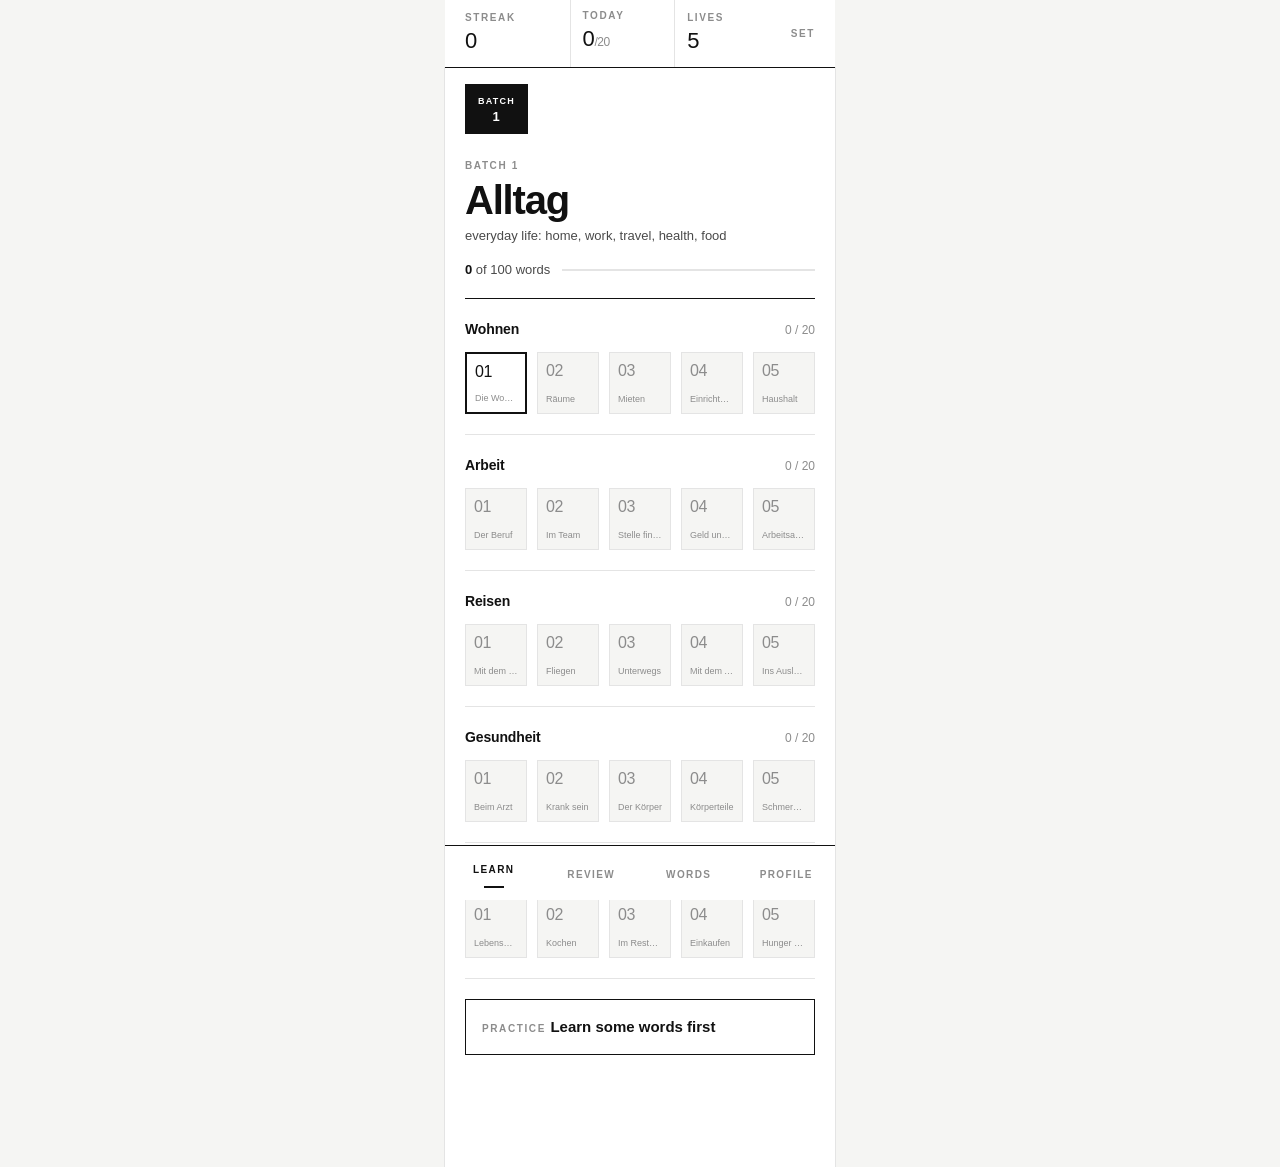
<file: index.html>
<!doctype html>
<html lang="en">
<head>
  <meta charset="utf-8">
  <meta name="viewport" content="width=device-width, initial-scale=1, viewport-fit=cover, maximum-scale=1">
  <meta name="theme-color" content="#111111">
  <meta name="apple-mobile-web-app-capable" content="yes">
  <meta name="mobile-web-app-capable" content="yes">
  <meta name="apple-mobile-web-app-title" content="Deutsch B1">
  <title>Deutsch B1 · Vokabeln</title>
  <link rel="manifest" href="manifest.webmanifest">
  <link rel="icon" href="icon.svg" type="image/svg+xml">
  <link rel="apple-touch-icon" href="icon.svg">
  <link rel="stylesheet" href="styles.css?v=swiss2c">
</head>
<body data-view="home">

  <!-- ============ TOP HUD (home + words views) ============ -->
  <header id="hud" class="hud">
    <div class="hud-inner">
      <button id="hudStreak" class="hud-chip" type="button" title="Day streak">
        <span class="hud-k">Streak</span><span class="hud-v" id="streakCount">0</span>
      </button>
      <button id="hudGoal" class="hud-chip goal" type="button" title="Daily goal">
        <span class="hud-k">Today</span><span class="hud-v" id="goalText">0/20</span>
      </button>
      <button id="hudHearts" class="hud-chip" type="button" title="Lives">
        <span class="hud-k">Lives</span><span class="hud-v" id="heartCount">5</span>
      </button>
      <button id="openSettings" class="hud-icon" type="button" aria-label="Settings">Set</button>
    </div>
  </header>

  <!-- ============ HOME / LEARNING PATH ============ -->
  <main id="home" class="screen" aria-label="Learning path">
    <nav id="chapterTabs" class="chapter-tabs" aria-label="Chapters"></nav>
    <section class="chapter-hero" id="chapterHero">
      <p class="eyebrow">Batch <span id="heroNumber">1</span></p>
      <h1 id="heroTitle">Alltag</h1>
      <p id="heroSummary" class="hero-summary"></p>
      <div class="hero-meter">
        <div class="n"><b id="heroLearned">0</b> of <span id="heroTotal">0</span> words</div>
        <div class="track"><i id="heroTrack" style="width:0"></i></div>
      </div>
    </section>
    <div id="path" class="path" role="list"></div>
  </main>

  <!-- ============ SESSION RUNNER ============ -->
  <section id="session" class="screen session" aria-label="Exercise" hidden>
    <div class="session-top">
      <button id="quitSession" class="quit" type="button" aria-label="Quit session">Quit</button>
      <div class="sbar" role="progressbar" aria-label="Session progress"><span id="sbarFill"></span></div>
      <div id="sessionHearts" class="session-hearts" aria-label="Lives left">
        <strong>5</strong>
      </div>
    </div>
    <div class="session-body">
      <div id="stage" class="stage" aria-live="polite"></div>
    </div>
    <div id="feedbackSheet" class="feedback-sheet" aria-live="assertive" aria-hidden="true" hidden></div>
    <div class="session-foot">
      <button id="primaryBtn" class="btn-primary" type="button">Check</button>
    </div>
  </section>

  <!-- ============ WORDS / BANK ============ -->
  <main id="bank" class="screen" aria-label="Vocabulary list" hidden>
    <div class="bank-top">
      <h1 class="bank-title">Wörterbuch</h1>
      <p id="bankMeta" class="bank-meta"></p>
      <input id="searchInput" class="search" type="search" placeholder="Search German or English" aria-label="Search vocabulary">
      <div id="bankChips" class="bank-chips"></div>
    </div>
    <div id="wordList" class="word-list"></div>
  </main>

  <!-- ============ BOTTOM NAV ============ -->
  <nav id="bottomNav" class="bottom-nav" aria-label="Main navigation">
    <button class="nav-btn active" data-nav="home" type="button">Learn</button>
    <button class="nav-btn" data-nav="practice" type="button">Review</button>
    <button class="nav-btn" data-nav="bank" type="button">Words</button>
    <button class="nav-btn" data-nav="settings" type="button">Profile</button>
  </nav>

  <!-- ============ SETTINGS MODAL ============ -->
  <div id="settingsModal" class="modal" hidden>
    <div class="modal-scrim" data-close-settings></div>
    <div class="modal-card" role="dialog" aria-modal="true" aria-label="Settings">
      <div class="modal-head">
        <h2>Profile and Settings</h2>
        <button class="modal-x" type="button" data-close-settings aria-label="Close">Close</button>
      </div>

      <div class="stat-grid" id="profileStats"></div>

      <div class="setting-block">
        <h3>Daily goal</h3>
        <div id="goalOptions" class="pill-row"></div>
      </div>

      <div class="setting-block">
        <h3>Sound and speech</h3>
        <label class="switch-row">
          <span>Sound effects</span>
          <input id="soundToggle" type="checkbox" checked>
        </label>
        <label class="switch-row">
          <span>Auto-play new words</span>
          <input id="autoSpeak" type="checkbox" checked>
        </label>
        <label class="field">
          <span>Pronunciation speed</span>
          <select id="speechRate">
            <option value="0.7">Slow</option>
            <option value="0.85" selected>Normal</option>
            <option value="1">Fast</option>
          </select>
        </label>
        <label class="field">
          <span>German voice</span>
          <select id="voiceSelect"><option value="">Best available</option></select>
        </label>
        <p id="voiceStatus" class="voice-status"></p>
      </div>

      <div class="setting-block">
        <h3>Session</h3>
        <label class="switch-row">
          <span>Hearts mode <em>(lose the round at 0)</em></span>
          <input id="heartsToggle" type="checkbox" checked>
        </label>
      </div>

      <button id="resetProgress" class="btn-danger" type="button">Reset all progress</button>
      <p class="app-credit">Deutsch B1 · Goethe B1 Wortschatz · offline word trainer</p>
    </div>
  </div>

  <canvas id="confetti" class="confetti" aria-hidden="true"></canvas>

  <script src="app.js?v=swiss2c"></script>
  <script>
    if ("serviceWorker" in navigator) {
      window.addEventListener("load", () => navigator.serviceWorker.register("./sw.js").catch(() => {}));
    }
  </script>
</body>
</html>
</file>
<file: styles.css>
/* ============================================================
   Deutsch B1 Vokabeln
   Swiss system. Everything derives from a 4px base unit and a
   10 column grid of 26px columns with 10px gutters inside a
   20px margin, which totals a 350px measure at 390px width.
   A lesson holds 5 sub-lessons, so a cell spans exactly 2 columns.
   Nothing is placed by eye.
   ============================================================ */
:root{
  color-scheme: light;

  --u:4px;
  --margin:20px;
  --col:26px;
  --gut:10px;
  --wrap:390px;

  --ink:#111111;
  --ink-2:#4A4A4A;
  --muted:#8C8C8C;
  --hair:#E4E4E4;
  --hair-2:#C6C6C6;
  --paper:#FFFFFF;
  --wash:#F5F5F3;

  /* colour carries grammatical gender, nothing else */
  --der:#1B4B8F;
  --die:#B3122A;
  --das:#2B2B2B;

  --ok:#126B3F;
  --no:#B3122A;

  /* pendulum: a pivot above, so every swing pairs rotation with travel */
  --swing:cubic-bezier(.22,.98,.30,1.06);
  --swing-soft:cubic-bezier(.25,.9,.28,1.02);
  --t-fast:260ms;
  --t-base:420ms;
  --t-slow:620ms;

  --nav-h:56px;

  font-family:"Helvetica Neue",Helvetica,Arial,system-ui,sans-serif;
}

*{box-sizing:border-box;-webkit-tap-highlight-color:transparent}
/* class based display rules must never defeat the hidden attribute */
[hidden]{display:none !important}
html,body{min-height:100%}
@supports (height:100dvh){ html,body{min-height:100dvh} }
body{
  margin:0;
  color:var(--ink);
  background:var(--wash);
  font-variant-numeric:tabular-nums;
  font-feature-settings:"tnum" 1,"kern" 1;
  -webkit-font-smoothing:antialiased;
  line-height:1.4;
  overscroll-behavior-y:none;
}
button,input,select{font:inherit;color:inherit}
h1,h2,h3,p{margin:0}

/* ============================================================
   Shell
   ============================================================ */
.screen{
  max-width:var(--wrap);
  margin:0 auto;
  padding:0 var(--margin);
  background:var(--paper);
  min-height:100vh;
}
@supports (min-height:100dvh){ .screen{min-height:100dvh} }
#home,#bank{padding-bottom:calc(var(--nav-h) + var(--u)*10 + env(safe-area-inset-bottom,0px))}

/* ============================================================
   HUD, three equal columns of figures
   ============================================================ */
.hud{
  position:sticky;top:0;z-index:20;
  background:var(--paper);
  max-width:var(--wrap);margin:0 auto;
  border-bottom:1px solid var(--ink);
}
.hud-inner{
  display:grid;grid-template-columns:1fr 1fr 1fr auto;
  padding:0 var(--margin);
}
.hud-chip{
  border:0;background:none;padding:calc(var(--u)*2) 0 calc(var(--u)*3);
  text-align:left;cursor:pointer;display:block;
}
.hud-chip + .hud-chip{border-left:1px solid var(--hair);padding-left:calc(var(--u)*3)}
.hud-k{display:block;font-size:10px;line-height:16px;letter-spacing:.16em;text-transform:uppercase;color:var(--muted);font-weight:600}
.hud-v{display:block;font-size:22px;line-height:26px;font-weight:500;letter-spacing:-.02em;margin-top:2px}
.hud-v small{font-size:12px;color:var(--muted);font-weight:400}
.hud-icon{
  border:0;background:none;cursor:pointer;padding:0 0 0 calc(var(--u)*3);
  font-size:10px;letter-spacing:.16em;text-transform:uppercase;font-weight:600;color:var(--muted);
  align-self:center;
}
.hud-icon:hover{color:var(--ink)}

/* ============================================================
   Chapter tabs
   ============================================================ */
.chapter-tabs{
  display:flex;gap:calc(var(--u)*2);overflow-x:auto;
  padding:calc(var(--u)*4) 0 0;scrollbar-width:none;
}
.chapter-tabs::-webkit-scrollbar{display:none}
.chapter-tab{
  flex:0 0 auto;border:1px solid var(--hair-2);background:var(--paper);
  padding:calc(var(--u)*2) calc(var(--u)*3);cursor:pointer;
  font-size:11px;line-height:16px;letter-spacing:.1em;text-transform:uppercase;font-weight:600;color:var(--muted);
  transition:transform var(--t-fast) var(--swing);
}
.chapter-tab:active{transform:scale(.96)}
.chapter-tab.active{background:var(--ink);border-color:var(--ink);color:var(--paper)}
.chapter-tab small{display:block;font-size:9px;letter-spacing:.14em}
.chapter-tab b{font-size:13px;font-weight:600}

/* ============================================================
   Chapter head
   ============================================================ */
.chapter-hero{padding:calc(var(--u)*6) 0 calc(var(--u)*5);border-bottom:1px solid var(--ink)}
.hero-crest{display:none}
.eyebrow{font-size:10px;line-height:16px;letter-spacing:.16em;text-transform:uppercase;color:var(--muted);font-weight:600}
.chapter-hero h1{font-size:40px;line-height:44px;font-weight:600;letter-spacing:-.03em;margin-top:calc(var(--u)*1)}
.hero-summary{font-size:13px;line-height:20px;color:var(--ink-2);margin-top:calc(var(--u)*1)}
.hero-crowns{display:none}
.hero-meter{display:grid;grid-template-columns:auto 1fr;gap:calc(var(--u)*3);align-items:center;margin-top:calc(var(--u)*4)}
.hero-meter .n{font-size:13px;line-height:16px;color:var(--ink-2)}
.hero-meter .n b{font-weight:600;color:var(--ink)}
.hero-meter .track{height:2px;background:var(--hair)}
.hero-meter .track i{display:block;height:2px;background:var(--ink);transition:width var(--t-base) var(--swing-soft)}

/* ============================================================
   Lesson index. Replaces the winding path.
   ============================================================ */
.path{padding-bottom:calc(var(--u)*4)}
.lesson-head{
  display:grid;grid-template-columns:1fr auto;align-items:baseline;
  padding:calc(var(--u)*5) 0 calc(var(--u)*3);
}
.lesson-head .lh-title{font-size:14px;line-height:20px;font-weight:600;letter-spacing:-.01em}
.lesson-head .lh-count{font-size:12px;line-height:20px;color:var(--muted)}
.lesson-group{
  display:grid;
  grid-template-columns:repeat(5,calc(var(--col)*2 + var(--gut)));
  gap:var(--gut);
  padding-bottom:calc(var(--u)*5);border-bottom:1px solid var(--hair);
}
.node{
  aspect-ratio:1;border:1px solid var(--hair-2);background:var(--paper);
  display:grid;grid-template-rows:1fr auto;padding:calc(var(--u)*2);
  cursor:pointer;text-align:left;
  transition:transform var(--t-fast) var(--swing);
}
.node:active{transform:scale(.94)}
.node .node-n{font-size:16px;line-height:20px;font-weight:500;letter-spacing:-.02em}
.node .node-t{font-size:9px;line-height:12px;color:var(--muted);overflow:hidden;text-overflow:ellipsis;white-space:nowrap}
.node.done{background:var(--ink);border-color:var(--ink)}
.node.done .node-n,.node.done .node-t{color:var(--paper)}
.node.current{border:2px solid var(--ink)}
.node.locked{background:var(--wash);border-color:var(--hair)}
.node.locked .node-n{color:var(--muted)}
.review-row{padding:calc(var(--u)*5) 0 0}
.review-node{
  width:100%;border:1px solid var(--ink);background:var(--paper);
  display:block;padding:calc(var(--u)*4);cursor:pointer;text-align:left;
  transition:transform var(--t-fast) var(--swing);
}
.review-node:active{transform:scale(.98)}
.review-node .rn-k{font-size:10px;line-height:16px;letter-spacing:.16em;text-transform:uppercase;color:var(--muted);font-weight:600}
.review-node .rn-t{font-size:15px;line-height:20px;font-weight:600;margin-top:2px}

/* ============================================================
   Session
   ============================================================ */
.session{display:flex;flex-direction:column;min-height:100vh;padding:0}
@supports (min-height:100dvh){ .session{min-height:100dvh} }
.session-top{
  display:grid;grid-template-columns:auto 1fr auto;gap:calc(var(--u)*3);align-items:center;
  padding:calc(var(--u)*3) var(--margin);border-bottom:1px solid var(--hair);
}
.quit{
  border:0;background:none;cursor:pointer;padding:0;
  font-size:10px;letter-spacing:.16em;text-transform:uppercase;font-weight:600;color:var(--muted);
}
.quit:hover{color:var(--ink)}
.sbar{height:2px;background:var(--hair)}
.sbar span{display:block;height:2px;background:var(--ink);width:0;transition:width var(--t-base) var(--swing-soft)}
.session-hearts{font-size:11px;line-height:16px;letter-spacing:.1em;text-transform:uppercase;font-weight:600;color:var(--muted)}
.session-hearts strong{color:var(--ink)}
.session-body{flex:1;padding:0 var(--margin)}
.session-foot{padding:calc(var(--u)*4) var(--margin) calc(var(--u)*6)}

/* the stage swings, pivot far above so rotation stays subtle */
.stage{transform-origin:50% -320px;will-change:transform,opacity}

/* ---- teach ---- */
.teach{padding-top:calc(var(--u)*6)}
.teach-badge{
  display:inline-block;font-size:10px;line-height:16px;letter-spacing:.16em;text-transform:uppercase;
  font-weight:600;color:var(--paper);background:var(--das);padding:0 calc(var(--u)*2);
}
.teach-badge.g-der{background:var(--der)}
.teach-badge.g-die{background:var(--die)}
.teach-badge.g-das{background:var(--das)}
.teach-term{font-size:36px;line-height:40px;font-weight:600;letter-spacing:-.03em;margin-top:calc(var(--u)*4)}
.teach-term .art{color:var(--muted);font-weight:400}
.teach-trans{font-size:16px;line-height:24px;margin-top:calc(var(--u)*1)}
.teach-form{font-size:12px;line-height:16px;color:var(--muted);margin-top:calc(var(--u)*1);padding-bottom:calc(var(--u)*4);border-bottom:1px solid var(--hair)}
.teach-speak{
  border:1px solid var(--ink);background:var(--paper);width:100%;cursor:pointer;
  padding:calc(var(--u)*3);margin-top:calc(var(--u)*4);
  font-size:11px;line-height:16px;letter-spacing:.14em;text-transform:uppercase;font-weight:600;
  transition:transform var(--t-fast) var(--swing);
}
.teach-speak:active{transform:scale(.97)}
.teach-examples + .teach-speak{margin-top:calc(var(--u)*4)}
.teach-examples{padding-top:calc(var(--u)*4)}
.ex-card{padding:calc(var(--u)*3) 0;border-bottom:1px solid var(--hair);cursor:pointer}
.ex-card:last-child{border-bottom:0}
.ex-de{font-size:15px;line-height:22px}
.ex-en{font-size:13px;line-height:20px;color:var(--ink-2);margin-top:2px}
.ex-play{display:none}

/* ---- question ---- */
.q-title{font-size:10px;line-height:16px;letter-spacing:.16em;text-transform:uppercase;color:var(--muted);font-weight:600;padding-top:calc(var(--u)*5)}
.q-sub{font-size:12px;line-height:16px;color:var(--muted);margin-top:2px}
.prompt-bubble,.prompt-box{
  font-size:28px;line-height:32px;font-weight:600;letter-spacing:-.025em;
  padding:calc(var(--u)*3) 0 calc(var(--u)*5);border-bottom:1px solid var(--ink);
}
.prompt-bubble .art{color:var(--muted);font-weight:400}
.prompt-cloze{font-size:20px;line-height:30px;font-weight:400;letter-spacing:0;border-bottom:0;padding-bottom:calc(var(--u)*4)}
.prompt-cloze .gap{display:inline-block;width:80px;border-bottom:2px solid var(--ink);vertical-align:-2px}
.prompt-box{display:grid;grid-template-columns:1fr auto;gap:calc(var(--u)*3);align-items:end}
.prompt-hint{font-size:12px;line-height:16px;color:var(--muted);font-weight:400;letter-spacing:0}
.prompt-speaker{
  border:1px solid var(--ink);background:var(--paper);cursor:pointer;
  padding:calc(var(--u)*2) calc(var(--u)*3);align-self:center;
  font-size:10px;line-height:16px;letter-spacing:.14em;text-transform:uppercase;font-weight:600;
}
.prompt-speaker.big{padding:calc(var(--u)*3) calc(var(--u)*4)}

.option{
  display:grid;grid-template-columns:calc(var(--u)*5) 1fr;gap:calc(var(--u)*3);align-items:baseline;
  width:100%;text-align:left;padding:calc(var(--u)*4) 0;
  border:0;border-bottom:1px solid var(--hair);background:none;cursor:pointer;
  font-size:15px;line-height:20px;
  transition:background var(--t-fast) linear,transform var(--t-fast) var(--swing);
}
.option .kbd{font-size:11px;line-height:20px;color:var(--muted)}
.option.selected{background:var(--wash)}
.option:active{transform:translateX(2px)}
.option.correct{color:var(--ok);font-weight:600}
.option.wrong{color:var(--no);text-decoration:line-through;text-decoration-thickness:1px}
.option[disabled]{cursor:default}
.option .g-der{color:var(--der);font-weight:600}
.option .g-die{color:var(--die);font-weight:600}
.option .g-das{color:var(--das);font-weight:600}

/* Sentence building. Tiles sit on the 4px rhythm and keep the hairline language. */
.build-line{
  display:flex;flex-wrap:wrap;gap:calc(var(--u)*2);
  min-height:calc(var(--u)*12);padding:calc(var(--u)*3) 0;
  border-bottom:1px solid var(--ink);margin-bottom:calc(var(--u)*5);
}
.build-line.correct{border-bottom-color:var(--ok)}
.build-line.wrong{border-bottom-color:var(--no)}
.tile-bank{display:flex;flex-wrap:wrap;gap:calc(var(--u)*2)}
.tile{
  padding:calc(var(--u)*2) calc(var(--u)*3);
  border:1px solid var(--hair);background:var(--paper);color:var(--ink);
  font-size:15px;line-height:20px;cursor:pointer;
  transition:transform var(--t-fast) var(--swing),border-color var(--t-fast) linear;
}
.tile:active{transform:translateY(1px)}
.tile.placed{border-color:var(--ink)}
.tile[hidden]{display:none}
.tile[disabled]{cursor:default;color:var(--muted)}

/* Match the pairs. Two columns on the same grid as the lesson circles. */
.match-grid{display:grid;grid-template-columns:1fr 1fr;gap:calc(var(--u)*3)}
.match-col{display:flex;flex-direction:column;gap:calc(var(--u)*2)}
.match-cell{
  padding:calc(var(--u)*3);min-height:calc(var(--u)*12);
  border:1px solid var(--hair);background:var(--paper);color:var(--ink);
  font-size:14px;line-height:18px;text-align:left;cursor:pointer;
  transition:background var(--t-fast) linear,border-color var(--t-fast) linear,opacity var(--t-fast) linear;
}
.match-cell.selected{background:var(--wash);border-color:var(--ink)}
.match-cell.wrong{border-color:var(--no);color:var(--no)}
.match-cell.done{opacity:.35;border-style:dashed;cursor:default}

/* Skip, for the listening exercises that depend on the device voice. */
.skip-btn{
  margin-top:calc(var(--u)*5);padding:calc(var(--u)*2) 0;
  border:0;background:none;color:var(--muted);cursor:pointer;
  font-size:13px;line-height:16px;text-decoration:underline;text-underline-offset:3px;
}
.skip-btn:hover{color:var(--ink)}

.answer-input{
  width:100%;padding:calc(var(--u)*3) 0;background:none;
  border:0;border-bottom:1px solid var(--hair-2);
  font-size:17px;line-height:24px;
}
.answer-input:focus{outline:0;border-bottom-color:var(--ink)}
.answer-input.correct{border-bottom-color:var(--ok);color:var(--ok)}
.answer-input.wrong{border-bottom-color:var(--no);color:var(--no)}
.input-hint{font-size:12px;line-height:16px;color:var(--muted);margin-top:calc(var(--u)*1)}

/* ---- primary button ---- */
.btn-primary{
  display:block;width:100%;border:0;background:var(--ink);color:var(--paper);cursor:pointer;
  padding:calc(var(--u)*4);
  font-size:12px;line-height:16px;letter-spacing:.14em;text-transform:uppercase;font-weight:600;
  transition:transform var(--t-fast) var(--swing),opacity var(--t-fast) linear;
}
.btn-primary:active{transform:scale(.97)}
.btn-primary[disabled]{opacity:.28;cursor:default}
.btn-primary.go-correct{background:var(--ok)}
.btn-primary.go-wrong{background:var(--no)}
.btn-danger{
  display:block;width:100%;border:1px solid var(--no);background:var(--paper);color:var(--no);cursor:pointer;
  padding:calc(var(--u)*3);margin-top:calc(var(--u)*6);
  font-size:11px;line-height:16px;letter-spacing:.14em;text-transform:uppercase;font-weight:600;
}

/* ---- feedback sheet, a short pendulum so it visibly settles ---- */
/* in normal flow, it already sits between the body and the footer,
   so it can never cover the primary button */
.feedback-sheet{
  background:var(--paper);border-top:3px solid var(--hair);
  padding:calc(var(--u)*4) var(--margin) calc(var(--u)*4);
  transform-origin:50% 260px;
}
.feedback-sheet.correct{border-top-color:var(--ok)}
.feedback-sheet.wrong{border-top-color:var(--no)}
.feedback-sheet.show{animation:sheetIn var(--t-slow) var(--swing-soft) both}
.fb-head{font-size:10px;line-height:16px;letter-spacing:.16em;text-transform:uppercase;font-weight:600;color:var(--muted)}
.feedback-sheet.correct .fb-head{color:var(--ok)}
.feedback-sheet.wrong .fb-head{color:var(--no)}
.fb-mark{display:none}
.fb-body{font-size:18px;line-height:24px;font-weight:600;letter-spacing:-.02em;margin-top:calc(var(--u)*1)}
.fb-ex{font-size:13px;line-height:20px;color:var(--ink-2);margin-top:calc(var(--u)*1)}
.fb-ex .en{color:var(--muted)}
.fb-speak{
  border:1px solid var(--hair-2);background:var(--paper);cursor:pointer;
  padding:calc(var(--u)*2) calc(var(--u)*3);margin-top:calc(var(--u)*3);
  font-size:10px;line-height:16px;letter-spacing:.14em;text-transform:uppercase;font-weight:600;color:var(--ink-2);
}

/* ---- results ---- */
.result{padding-top:calc(var(--u)*10)}
.result-emoji{display:none}
.result-kicker{font-size:10px;line-height:16px;letter-spacing:.16em;text-transform:uppercase;color:var(--muted);font-weight:600}
.result h2{font-size:40px;line-height:44px;font-weight:600;letter-spacing:-.03em;margin-top:calc(var(--u)*2)}
.result-sub{font-size:13px;line-height:20px;color:var(--ink-2);margin-top:calc(var(--u)*1)}
.crown-pop{font-size:12px;line-height:16px;letter-spacing:.1em;text-transform:uppercase;font-weight:600;margin-top:calc(var(--u)*4)}
.result-stats{
  display:grid;grid-template-columns:repeat(3,1fr);
  border-top:1px solid var(--ink);margin-top:calc(var(--u)*6);
}
.result-stat{padding:calc(var(--u)*3) 0}
.result-stat + .result-stat{border-left:1px solid var(--hair);padding-left:calc(var(--u)*3)}
.rs-label{font-size:10px;line-height:16px;letter-spacing:.16em;text-transform:uppercase;color:var(--muted);font-weight:600}
.rs-value{font-size:20px;line-height:24px;font-weight:500;letter-spacing:-.02em;margin-top:2px}

/* ============================================================
   Word bank
   ============================================================ */
.bank-top{padding:calc(var(--u)*6) 0 0}
.bank-title{font-size:40px;line-height:44px;font-weight:600;letter-spacing:-.03em}
.bank-meta{font-size:12px;line-height:20px;color:var(--muted);margin-top:2px}
.search{
  width:100%;margin-top:calc(var(--u)*4);padding:calc(var(--u)*3) 0;background:none;
  border:0;border-bottom:1px solid var(--ink);font-size:16px;line-height:24px;
}
.search:focus{outline:0}
.bank-chips{display:flex;gap:calc(var(--u)*2);overflow-x:auto;padding:calc(var(--u)*4) 0;scrollbar-width:none}
.bank-chips::-webkit-scrollbar{display:none}
.filter-chip{
  flex:0 0 auto;border:1px solid var(--hair-2);background:var(--paper);cursor:pointer;
  padding:calc(var(--u)*2) calc(var(--u)*3);
  font-size:10px;line-height:16px;letter-spacing:.14em;text-transform:uppercase;font-weight:600;color:var(--muted);
}
.filter-chip.active{background:var(--ink);border-color:var(--ink);color:var(--paper)}
.word-list{padding-bottom:calc(var(--u)*4)}
.word-item{
  display:grid;grid-template-columns:calc(var(--u)*9) 1fr auto;gap:calc(var(--u)*3);align-items:baseline;
  padding:calc(var(--u)*3) 0;border-bottom:1px solid var(--hair);
}
.word-crowns{font-size:10px;line-height:20px;letter-spacing:.12em;text-transform:uppercase;font-weight:600;color:var(--muted)}
.word-crowns.g-der{color:var(--der)}
.word-crowns.g-die{color:var(--die)}
.word-crowns.g-das{color:var(--das)}
.word-main h3{font-size:15px;line-height:20px;font-weight:500;letter-spacing:-.01em}
.w-meta{display:none}
.w-trans{font-size:12px;line-height:16px;color:var(--ink-2);margin-top:2px}
.w-ex{font-size:12px;line-height:16px;color:var(--muted);margin-top:2px}
.w-ex .en{display:none}
.word-item .speak{
  border:0;background:none;cursor:pointer;padding:0;
  font-size:10px;line-height:20px;letter-spacing:.14em;text-transform:uppercase;font-weight:600;color:var(--muted);
}
.word-item .speak:hover{color:var(--ink)}

/* ============================================================
   Bottom navigation
   ============================================================ */
.bottom-nav{
  position:fixed;left:0;right:0;bottom:0;z-index:20;
  max-width:var(--wrap);margin:0 auto;
  display:grid;grid-template-columns:repeat(4,1fr);
  background:var(--paper);border-top:1px solid var(--ink);
  padding-bottom:env(safe-area-inset-bottom,0px);
}
.nav-btn{
  border:0;background:none;cursor:pointer;padding:calc(var(--u)*4) 0 calc(var(--u)*3);
  font-size:10px;line-height:16px;letter-spacing:.14em;text-transform:uppercase;font-weight:600;color:var(--muted);
  transition:color var(--t-fast) linear;
}
.nav-btn span{display:none}
.nav-btn.active{color:var(--ink)}
.nav-btn.active::after{
  content:"";display:block;height:2px;background:var(--ink);
  margin:calc(var(--u)*2) auto 0;width:calc(var(--u)*5);
}

/* ============================================================
   Settings modal
   ============================================================ */
.modal{position:fixed;inset:0;z-index:40;display:grid;align-items:end;justify-items:center}
.modal-scrim{position:absolute;inset:0;background:rgba(17,17,17,.28)}
.modal-card{
  position:relative;width:100%;max-width:var(--wrap);max-height:88vh;overflow:auto;
  background:var(--paper);padding:calc(var(--u)*5) var(--margin) calc(var(--u)*8);
  animation:sheetIn var(--t-slow) var(--swing-soft) both;transform-origin:50% 400px;
}
.modal-head{display:grid;grid-template-columns:1fr auto;align-items:baseline;border-bottom:1px solid var(--ink);padding-bottom:calc(var(--u)*3)}
.modal-head h2{font-size:24px;line-height:28px;font-weight:600;letter-spacing:-.02em}
.modal-x{border:0;background:none;cursor:pointer;padding:0;font-size:10px;letter-spacing:.16em;text-transform:uppercase;font-weight:600;color:var(--muted)}
.stat-grid{display:grid;grid-template-columns:1fr 1fr}
.stat-tile{padding:calc(var(--u)*3) 0;border-bottom:1px solid var(--hair)}
.stat-tile:nth-child(odd){padding-right:calc(var(--u)*3)}
.stat-tile:nth-child(even){padding-left:calc(var(--u)*3);border-left:1px solid var(--hair)}
.st-ico{display:none}
.st-val{font-size:20px;line-height:24px;font-weight:500;letter-spacing:-.02em}
.st-lbl{font-size:10px;line-height:16px;letter-spacing:.16em;text-transform:uppercase;color:var(--muted);font-weight:600;margin-top:2px}
.setting-block{padding:calc(var(--u)*5) 0;border-bottom:1px solid var(--hair)}
.setting-block h3{font-size:10px;line-height:16px;letter-spacing:.16em;text-transform:uppercase;color:var(--muted);font-weight:600}
.pill-row{display:flex;gap:calc(var(--u)*2);margin-top:calc(var(--u)*3)}
.pill{
  flex:1;border:1px solid var(--hair-2);background:var(--paper);cursor:pointer;padding:calc(var(--u)*3) 0;
  font-size:11px;line-height:16px;letter-spacing:.1em;text-transform:uppercase;font-weight:600;color:var(--muted);
}
.pill.active{background:var(--ink);border-color:var(--ink);color:var(--paper)}
.switch-row{display:grid;grid-template-columns:1fr auto;align-items:center;gap:calc(var(--u)*3);padding:calc(var(--u)*3) 0;font-size:14px;line-height:20px}
.switch-row em{font-style:normal;color:var(--muted);font-size:12px}
.field{display:grid;gap:calc(var(--u)*2);padding:calc(var(--u)*3) 0;font-size:14px;line-height:20px}
.field select{width:100%;padding:calc(var(--u)*2) 0;background:none;border:0;border-bottom:1px solid var(--hair-2);font-size:14px}
.field select:focus{outline:0;border-bottom-color:var(--ink)}
.voice-status{font-size:12px;line-height:16px;color:var(--muted);margin-top:calc(var(--u)*2)}
.app-credit{font-size:11px;line-height:16px;color:var(--muted);margin-top:calc(var(--u)*6)}

/* ============================================================
   Motion
   ============================================================ */
@keyframes pushIn{
  0%{transform:translateX(34px) rotate(1.4deg);opacity:0}
  58%{transform:translateX(-7px) rotate(-.30deg);opacity:1}
  82%{transform:translateX(2px) rotate(.08deg)}
  100%{transform:translateX(0) rotate(0)}
}
@keyframes popIn{
  0%{transform:translateX(-34px) rotate(-1.4deg);opacity:0}
  58%{transform:translateX(7px) rotate(.30deg);opacity:1}
  82%{transform:translateX(-2px) rotate(-.08deg)}
  100%{transform:translateX(0) rotate(0)}
}
@keyframes swapIn{
  0%{transform:translateY(26px) rotate(.6deg);opacity:0}
  60%{transform:translateY(-5px) rotate(-.16deg);opacity:1}
  100%{transform:translateY(0) rotate(0)}
}
@keyframes sheetIn{
  0%{transform:translateY(100%) rotate(.8deg)}
  52%{transform:translateY(-9px) rotate(-.32deg)}
  74%{transform:translateY(3px) rotate(.12deg)}
  88%{transform:translateY(-1px) rotate(-.04deg)}
  100%{transform:translateY(0) rotate(0)}
}
@keyframes nudge{
  0%{transform:translateX(0)}
  25%{transform:translateX(-6px) rotate(-.5deg)}
  50%{transform:translateX(5px) rotate(.4deg)}
  75%{transform:translateX(-2px) rotate(-.15deg)}
  100%{transform:translateX(0) rotate(0)}
}
.a-push{animation:pushIn var(--t-base) var(--swing) both}
.a-pop{animation:popIn var(--t-base) var(--swing) both}
.a-swap{animation:swapIn var(--t-base) var(--swing) both}
.shake{animation:nudge 480ms var(--swing-soft) both}

@media (prefers-reduced-motion:reduce){
  *,*::before,*::after{animation-duration:1ms !important;animation-iteration-count:1 !important;transition-duration:1ms !important}
}

@media (min-width:520px){
  .screen{box-shadow:0 0 0 1px var(--hair)}
}

.confetti{display:none}
</file>
